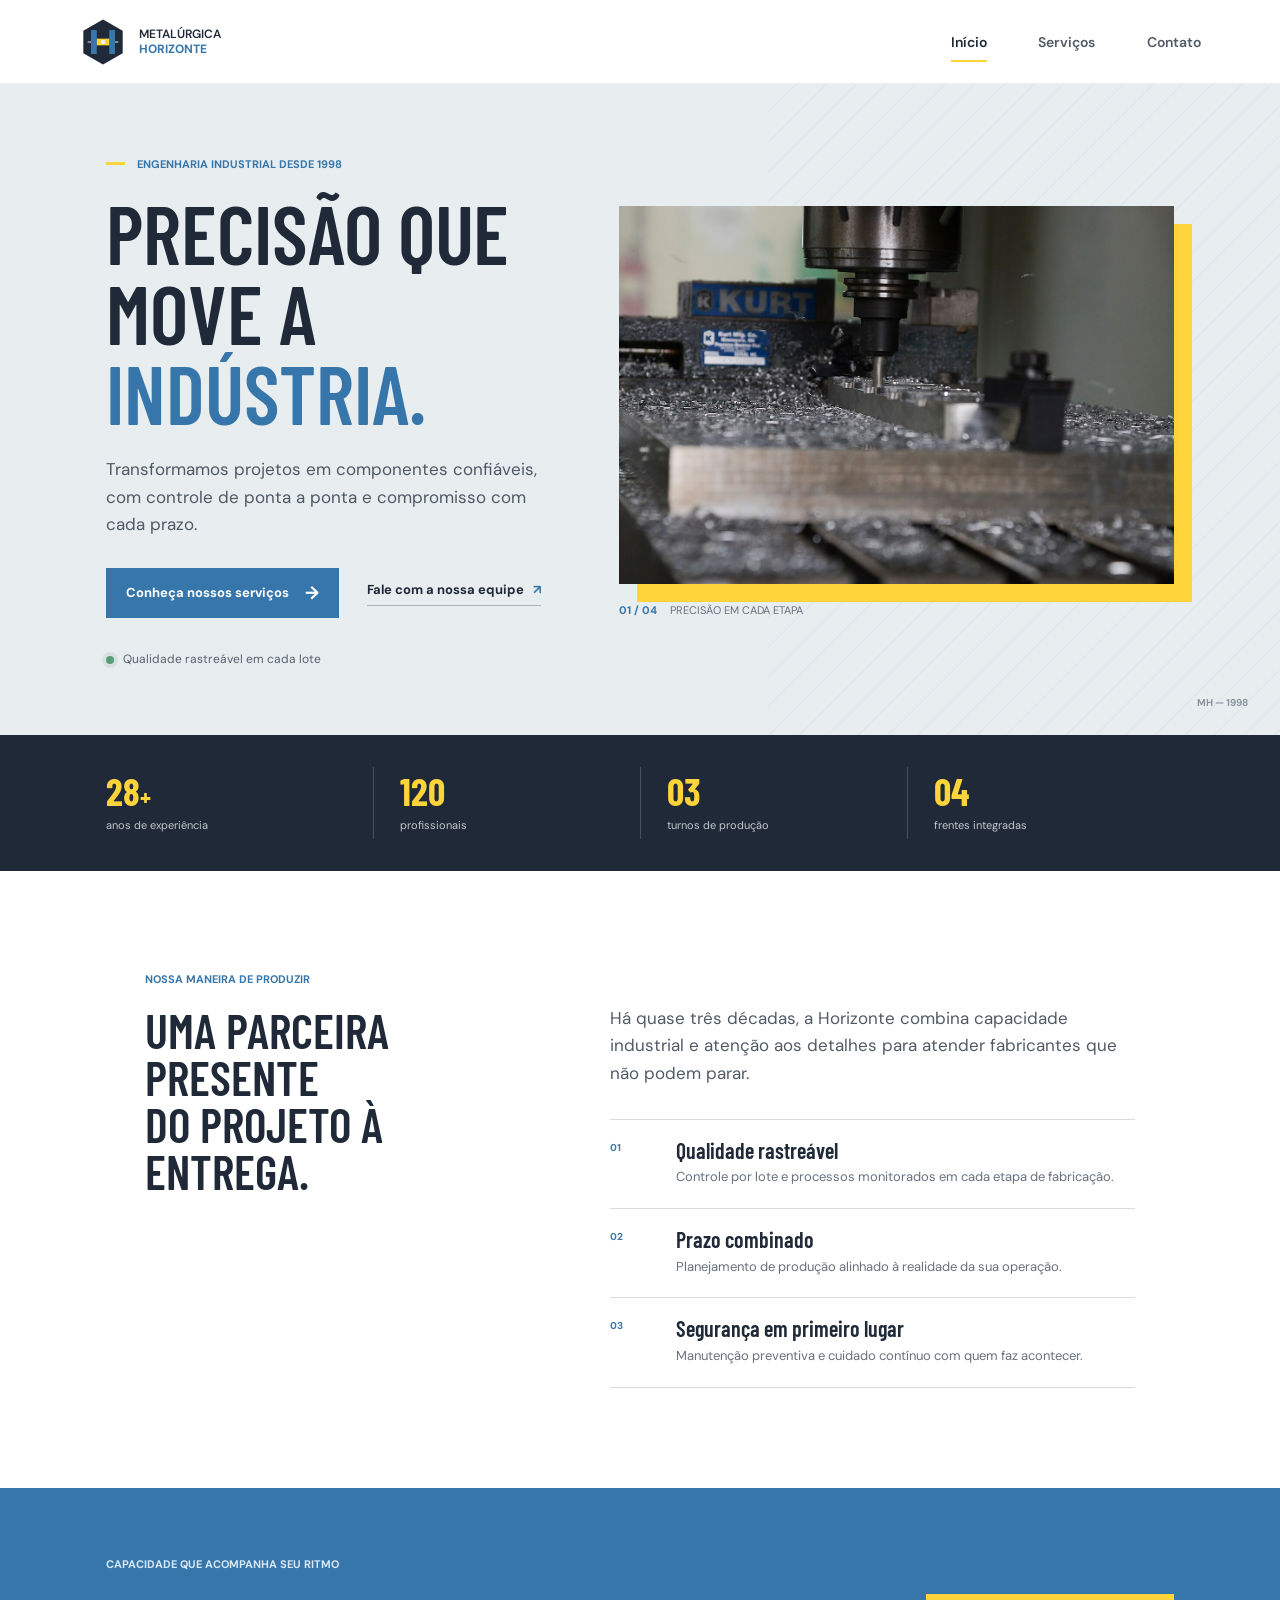
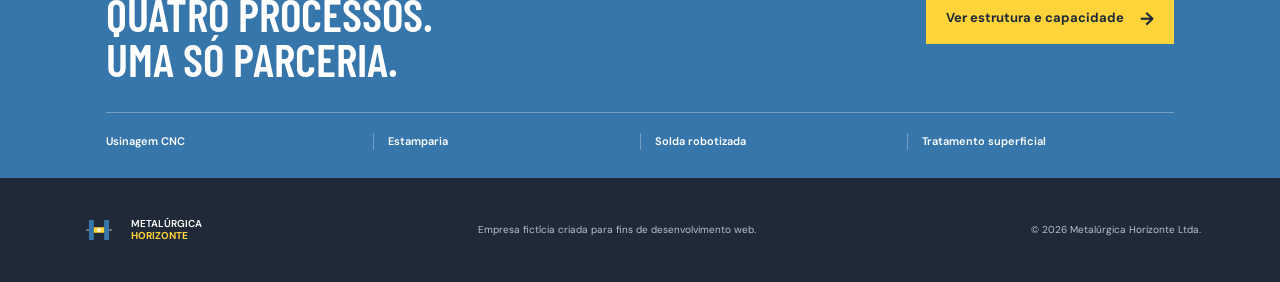
<file: index.html>
<!doctype html>
<html lang="pt-BR">
<head>
  <meta charset="utf-8">
  <meta name="viewport" content="width=device-width, initial-scale=1">
  <meta name="description" content="Usinagem CNC, estamparia, solda robotizada e tratamento superficial com qualidade rastreável desde 1998.">
  <title>Metalúrgica Horizonte | Precisão que move a indústria</title>
  <link rel="stylesheet" href="css/styles.css">
</head>
<body>
  <header class="site-header">
    <a class="brand" href="index.html" aria-label="Metalúrgica Horizonte, página inicial">
      <img class="brand__logo" src="img/logo.svg" alt="Logo da Metalúrgica Horizonte" width="48" height="48">
      <span class="brand__name">METALÚRGICA <strong class="brand__highlight">HORIZONTE</strong></span>
    </a>
    <nav class="site-nav" aria-label="Navegação principal">
      <a class="site-nav__link site-nav__link--current" href="index.html" aria-current="page">Início</a>
      <a class="site-nav__link" href="servicos.html">Serviços</a>
      <a class="site-nav__link" href="contato.html">Contato</a>
    </nav>
  </header>

  <main>
    <section class="hero">
      <div class="hero__copy">
        <p class="eyebrow"><span class="eyebrow__mark"></span> Engenharia industrial desde 1998</p>
        <h1 class="hero__title">Precisão que move a <em class="hero__highlight">indústria.</em></h1>
        <p class="hero__intro">Transformamos projetos em componentes confiáveis, com controle de ponta a ponta e compromisso com cada prazo.</p>
        <div class="hero__actions">
          <a class="button button--primary" href="servicos.html">Conheça nossos serviços <span class="button__icon" aria-hidden="true">→</span></a>
          <a class="text-link" href="contato.html">Fale com a nossa equipe <span class="text-link__icon" aria-hidden="true">↗</span></a>
        </div>
        <p class="hero__note"><span class="hero__status-dot"></span> Qualidade rastreável em cada lote</p>
      </div>
      <figure class="hero__visual">
        <img class="hero__image" src="img/usinagem.jpg" alt="Centro de usinagem CNC trabalhando uma peça metálica" width="760" height="600">
        <figcaption class="hero__caption"><span class="hero__caption-index">01 / 04</span> Precisão em cada etapa</figcaption>
      </figure>
      <div class="hero__index" aria-hidden="true">MH — 1998</div>
    </section>

    <section class="metrics" aria-label="Números da empresa">
      <div class="metrics__item"><strong class="metrics__value">28<span class="metrics__unit">+</span></strong><span class="metrics__label">anos de experiência</span></div>
      <div class="metrics__item"><strong class="metrics__value">120</strong><span class="metrics__label">profissionais</span></div>
      <div class="metrics__item"><strong class="metrics__value">03</strong><span class="metrics__label">turnos de produção</span></div>
      <div class="metrics__item"><strong class="metrics__value">04</strong><span class="metrics__label">frentes integradas</span></div>
    </section>

    <section class="about">
      <div class="about__heading">
        <p class="eyebrow">Nossa maneira de produzir</p>
        <h2 class="about__title">Uma parceira presente<br>do projeto à entrega.</h2>
      </div>
      <div class="about__content">
        <p class="about__lead">Há quase três décadas, a Horizonte combina capacidade industrial e atenção aos detalhes para atender fabricantes que não podem parar.</p>
        <div class="about__principles">
          <article class="about__principle">
            <span class="about__number">01</span>
            <div><h3 class="about__principle-title">Qualidade rastreável</h3><p class="about__principle-description">Controle por lote e processos monitorados em cada etapa de fabricação.</p></div>
          </article>
          <article class="about__principle">
            <span class="about__number">02</span>
            <div><h3 class="about__principle-title">Prazo combinado</h3><p class="about__principle-description">Planejamento de produção alinhado à realidade da sua operação.</p></div>
          </article>
          <article class="about__principle">
            <span class="about__number">03</span>
            <div><h3 class="about__principle-title">Segurança em primeiro lugar</h3><p class="about__principle-description">Manutenção preventiva e cuidado contínuo com quem faz acontecer.</p></div>
          </article>
        </div>
      </div>
    </section>

    <section class="service-promo">
      <div><p class="eyebrow eyebrow--light">Capacidade que acompanha seu ritmo</p><h2 class="service-promo__title">Quatro processos.<br>Uma só parceria.</h2></div>
          <a class="button button--light service-promo__button" href="servicos.html">Ver estrutura e capacidade <span class="button__icon" aria-hidden="true">→</span></a>
      <div class="service-promo__list" aria-label="Serviços industriais">
        <span class="service-promo__item">Usinagem CNC</span><span class="service-promo__item">Estamparia</span><span class="service-promo__item">Solda robotizada</span><span class="service-promo__item">Tratamento superficial</span>
      </div>
    </section>
  </main>

  <footer class="site-footer">
    <a class="brand brand--footer" href="index.html">
      <img class="brand__logo" src="img/logo.svg" alt="" width="40" height="40">
      <span class="brand__name">METALÚRGICA <strong class="brand__highlight brand__highlight--footer">HORIZONTE</strong></span>
    </a>
    <p class="site-footer__disclaimer">Empresa fictícia criada para fins de desenvolvimento web.</p>
    <span class="site-footer__copyright">© 2026 Metalúrgica Horizonte Ltda.</span>
  </footer>
</body>
</html>
</file>
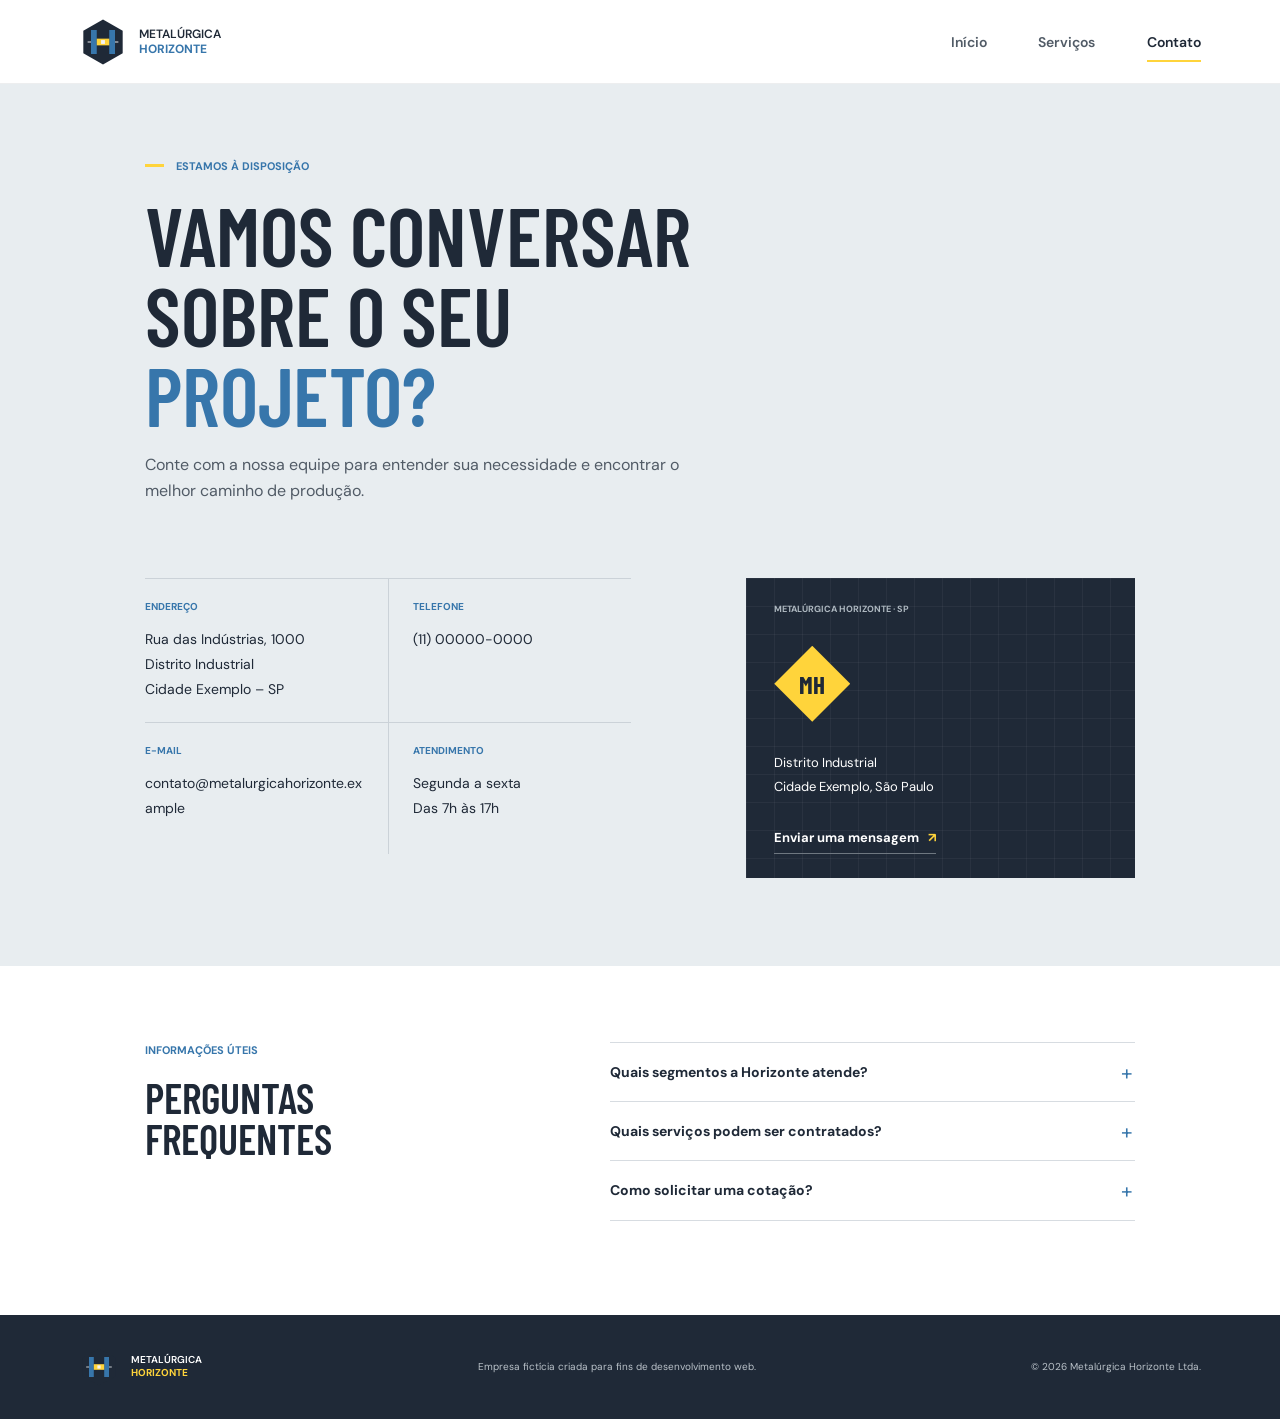
<file: contato.html>
<!doctype html>
<html lang="pt-BR">
<head>
  <meta charset="utf-8">
  <meta name="viewport" content="width=device-width, initial-scale=1">
  <meta name="description" content="Entre em contato com a Metalúrgica Horizonte. Consulte endereço, telefone, e-mail e horário de atendimento.">
  <title>Contato | Metalúrgica Horizonte</title>
  <link rel="stylesheet" href="css/styles.css">
</head>
<body>
  <header class="site-header">
    <a class="brand" href="index.html" aria-label="Metalúrgica Horizonte, página inicial">
      <img class="brand__logo" src="img/logo.svg" alt="Logo da Metalúrgica Horizonte" width="48" height="48">
      <span class="brand__name">METALÚRGICA <strong class="brand__highlight">HORIZONTE</strong></span>
    </a>
    <nav class="site-nav" aria-label="Navegação principal">
      <a class="site-nav__link" href="index.html">Início</a>
      <a class="site-nav__link" href="servicos.html">Serviços</a>
      <a class="site-nav__link site-nav__link--current" href="contato.html" aria-current="page">Contato</a>
    </nav>
  </header>

  <main>
    <section class="page-intro page-intro--contact">
      <p class="eyebrow"><span class="eyebrow__mark"></span> Estamos à disposição</p>
      <h1 class="page-intro__title">Vamos conversar<br>sobre o seu <em class="page-intro__highlight">projeto?</em></h1>
      <p class="page-intro__description">Conte com a nossa equipe para entender sua necessidade e encontrar o melhor caminho de produção.</p>
    </section>

    <section class="contact">
      <div class="contact__details">
        <article class="contact__item"><span class="contact__label">Endereço</span><address class="contact__value">Rua das Indústrias, 1000<br>Distrito Industrial<br>Cidade Exemplo – SP</address></article>
        <article class="contact__item"><span class="contact__label">Telefone</span><a class="contact__value" href="tel:+5511000000000">(11) 00000-0000</a></article>
        <article class="contact__item"><span class="contact__label">E-mail</span><a class="contact__value" href="mailto:contato@metalurgicahorizonte.example">contato@metalurgicahorizonte.example</a></article>
        <article class="contact__item"><span class="contact__label">Atendimento</span><p class="contact__value">Segunda a sexta<br>Das 7h às 17h</p></article>
      </div>
      <aside class="location-card">
        <span class="location-card__index">METALÚRGICA HORIZONTE · SP</span>
        <div class="location-card__mark" aria-hidden="true"><span>MH</span><i class="location-card__detail"></i></div>
        <p class="location-card__address">Distrito Industrial<br>Cidade Exemplo, São Paulo</p>
        <a class="text-link text-link--light" href="mailto:contato@metalurgicahorizonte.example">Enviar uma mensagem <span class="text-link__icon text-link__icon--light" aria-hidden="true">↗</span></a>
      </aside>
    </section>

    <section class="faq">
      <div class="faq__heading"><p class="eyebrow">Informações úteis</p><h2 class="faq__title">Perguntas frequentes</h2></div>
      <div class="faq__list">
        <details class="faq__item"><summary class="faq__question">Quais segmentos a Horizonte atende?</summary><p class="faq__answer">Atendemos os mercados automotivo e agrícola, além de fabricantes de máquinas.</p></details>
        <details class="faq__item"><summary class="faq__question">Quais serviços podem ser contratados?</summary><p class="faq__answer">Usinagem CNC, estamparia, solda robotizada MIG/MAG, pintura eletrostática a pó e zincagem.</p></details>
        <details class="faq__item"><summary class="faq__question">Como solicitar uma cotação?</summary><p class="faq__answer">Envie os detalhes do projeto para <a class="faq__link" href="mailto:contato@metalurgicahorizonte.example">contato@metalurgicahorizonte.example</a> ou ligue para (11) 00000-0000, de segunda a sexta, das 7h às 17h.</p></details>
      </div>
    </section>
  </main>

  <footer class="site-footer">
    <a class="brand brand--footer" href="index.html"><img class="brand__logo" src="img/logo.svg" alt="" width="40" height="40"><span class="brand__name">METALÚRGICA <strong class="brand__highlight brand__highlight--footer">HORIZONTE</strong></span></a>
    <p class="site-footer__disclaimer">Empresa fictícia criada para fins de desenvolvimento web.</p>
    <span class="site-footer__copyright">© 2026 Metalúrgica Horizonte Ltda.</span>
  </footer>
</body>
</html>
</file>
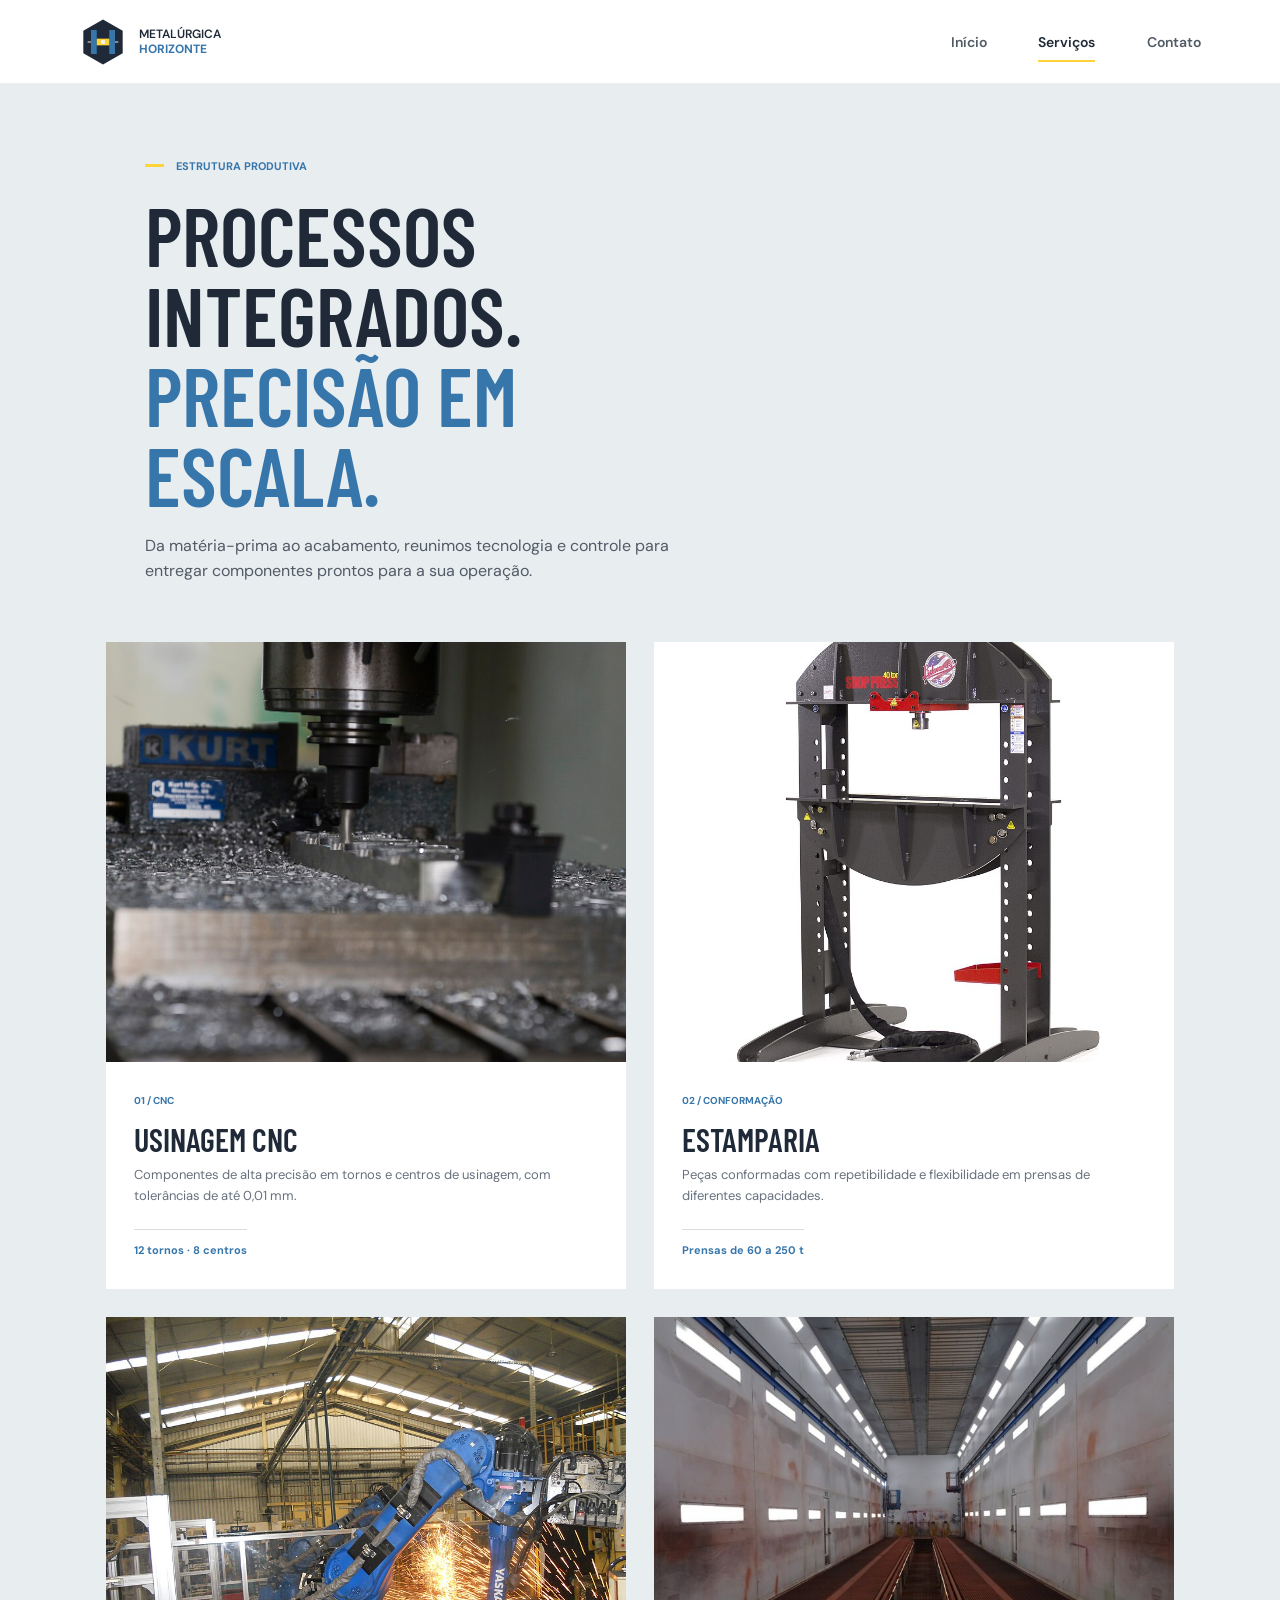
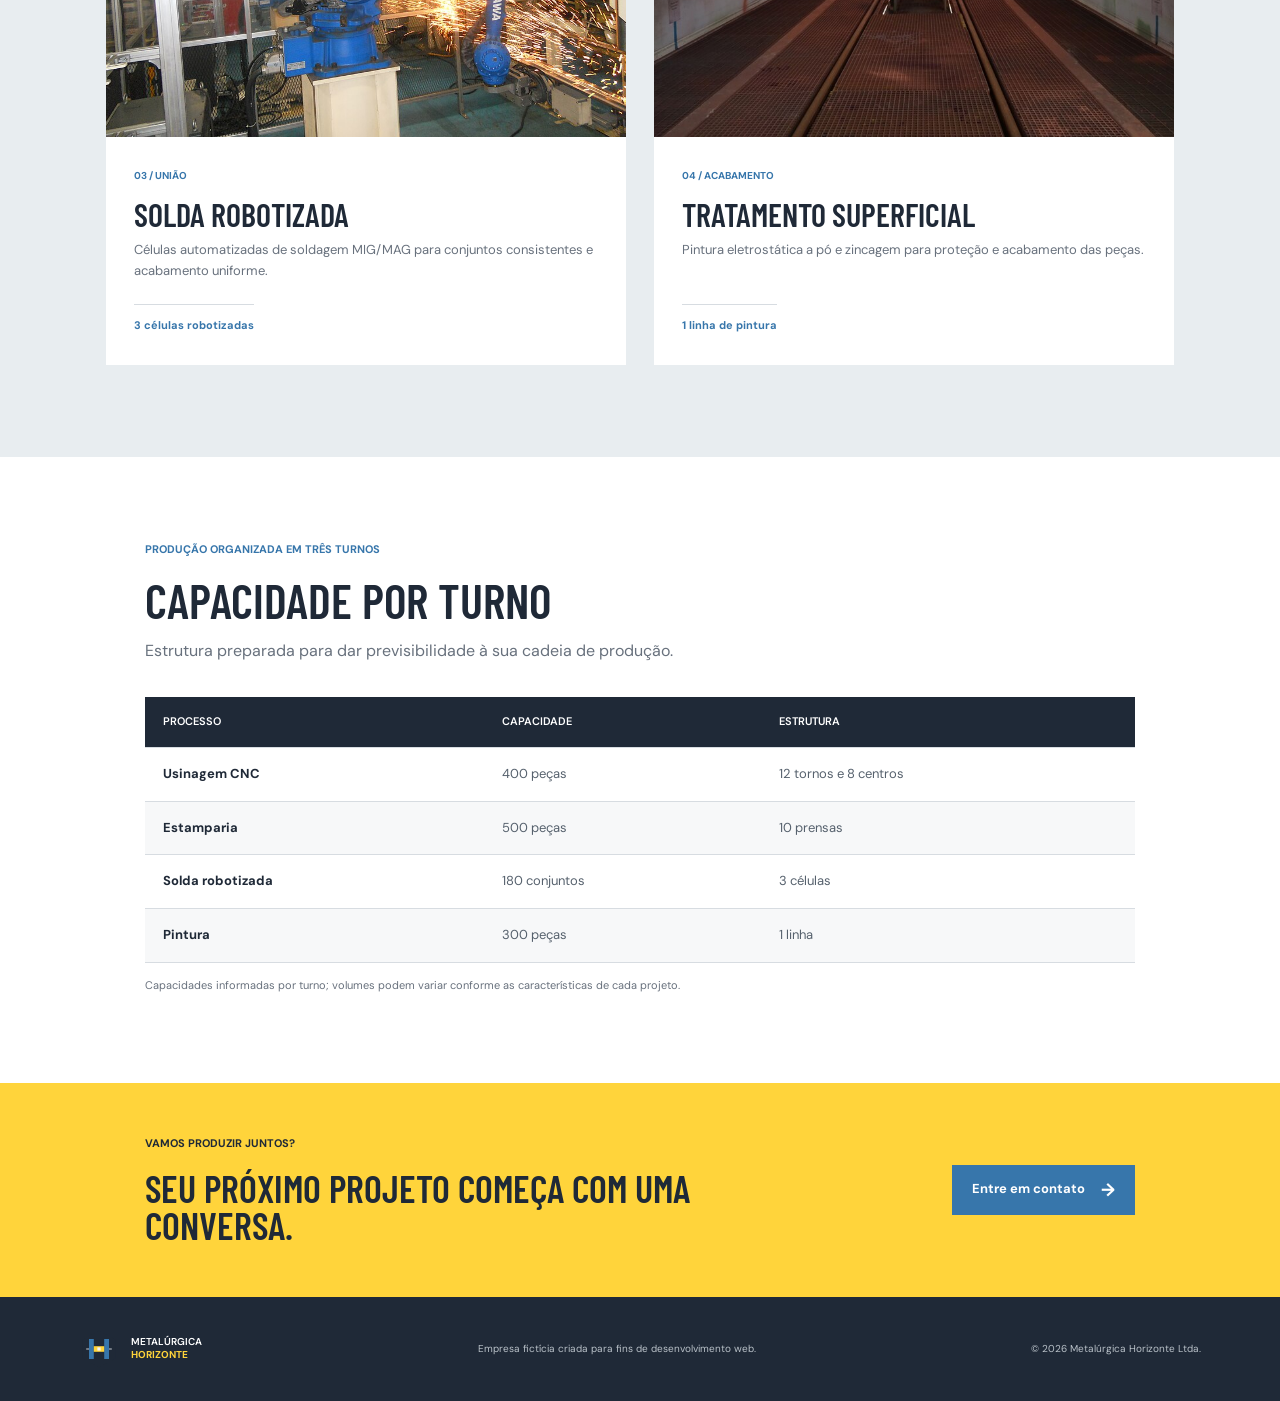
<file: servicos.html>
<!doctype html>
<html lang="pt-BR">
<head>
  <meta charset="utf-8">
  <meta name="viewport" content="width=device-width, initial-scale=1">
  <meta name="description" content="Conheça os serviços de usinagem CNC, estamparia, solda robotizada e tratamento superficial da Metalúrgica Horizonte.">
  <title>Serviços | Metalúrgica Horizonte</title>
  <link rel="stylesheet" href="css/styles.css">
</head>
<body>
  <header class="site-header">
    <a class="brand" href="index.html" aria-label="Metalúrgica Horizonte, página inicial">
      <img class="brand__logo" src="img/logo.svg" alt="Logo da Metalúrgica Horizonte" width="48" height="48">
      <span class="brand__name">METALÚRGICA <strong class="brand__highlight">HORIZONTE</strong></span>
    </a>
    <nav class="site-nav" aria-label="Navegação principal">
      <a class="site-nav__link" href="index.html">Início</a>
      <a class="site-nav__link site-nav__link--current" href="servicos.html" aria-current="page">Serviços</a>
      <a class="site-nav__link" href="contato.html">Contato</a>
    </nav>
  </header>

  <main>
    <section class="page-intro">
      <p class="eyebrow"><span class="eyebrow__mark"></span> Estrutura produtiva</p>
      <h1 class="page-intro__title">Processos integrados.<br><em class="page-intro__highlight">Precisão em escala.</em></h1>
      <p class="page-intro__description">Da matéria-prima ao acabamento, reunimos tecnologia e controle para entregar componentes prontos para a sua operação.</p>
    </section>

    <section class="services-grid" aria-label="Serviços industriais">
      <article class="service-card">
        <img class="service-card__image" src="img/usinagem.jpg" alt="Centro de usinagem CNC trabalhando uma peça metálica" width="640" height="420">
        <div class="service-card__body"><span class="service-card__code">01 / CNC</span><h2 class="service-card__title">Usinagem CNC</h2><p class="service-card__description">Componentes de alta precisão em tornos e centros de usinagem, com tolerâncias de até 0,01 mm.</p><span class="service-card__capacity">12 tornos · 8 centros</span></div>
      </article>
      <article class="service-card">
        <img class="service-card__image" src="img/estamparia.jpg" alt="Prensa hidráulica industrial utilizada na conformação de peças metálicas" width="640" height="420">
        <div class="service-card__body"><span class="service-card__code">02 / CONFORMAÇÃO</span><h2 class="service-card__title">Estamparia</h2><p class="service-card__description">Peças conformadas com repetibilidade e flexibilidade em prensas de diferentes capacidades.</p><span class="service-card__capacity">Prensas de 60 a 250 t</span></div>
      </article>
      <article class="service-card">
        <img class="service-card__image" src="img/solda.jpg" alt="Braço robótico realizando soldagem industrial com faíscas" width="640" height="420">
        <div class="service-card__body"><span class="service-card__code">03 / UNIÃO</span><h2 class="service-card__title">Solda robotizada</h2><p class="service-card__description">Células automatizadas de soldagem MIG/MAG para conjuntos consistentes e acabamento uniforme.</p><span class="service-card__capacity">3 células robotizadas</span></div>
      </article>
      <article class="service-card">
        <img class="service-card__image" src="img/pintura.jpg" alt="Cabine de pintura industrial preparada para acabamento de peças" width="640" height="420">
        <div class="service-card__body"><span class="service-card__code">04 / ACABAMENTO</span><h2 class="service-card__title">Tratamento superficial</h2><p class="service-card__description">Pintura eletrostática a pó e zincagem para proteção e acabamento das peças.</p><span class="service-card__capacity">1 linha de pintura</span></div>
      </article>
    </section>

    <section class="capacity">
      <div class="capacity__heading"><p class="eyebrow">Produção organizada em três turnos</p><h2 class="capacity__title">Capacidade por turno</h2><p class="capacity__description">Estrutura preparada para dar previsibilidade à sua cadeia de produção.</p></div>
      <div class="capacity__table-wrap">
        <table class="capacity__table">
          <thead class="capacity__table-head"><tr><th class="capacity__column-heading" scope="col">Processo</th><th class="capacity__column-heading" scope="col">Capacidade</th><th class="capacity__column-heading" scope="col">Estrutura</th></tr></thead>
          <tbody>
            <tr class="capacity__row"><th class="capacity__row-heading" scope="row">Usinagem CNC</th><td class="capacity__cell">400 peças</td><td class="capacity__cell">12 tornos e 8 centros</td></tr>
            <tr class="capacity__row"><th class="capacity__row-heading" scope="row">Estamparia</th><td class="capacity__cell">500 peças</td><td class="capacity__cell">10 prensas</td></tr>
            <tr class="capacity__row"><th class="capacity__row-heading" scope="row">Solda robotizada</th><td class="capacity__cell">180 conjuntos</td><td class="capacity__cell">3 células</td></tr>
            <tr class="capacity__row"><th class="capacity__row-heading" scope="row">Pintura</th><td class="capacity__cell">300 peças</td><td class="capacity__cell">1 linha</td></tr>
          </tbody>
        </table>
      </div>
      <p class="capacity__note">Capacidades informadas por turno; volumes podem variar conforme as características de cada projeto.</p>
    </section>

    <section class="contact-promo"><div><p class="eyebrow eyebrow--dark">Vamos produzir juntos?</p><h2 class="contact-promo__title">Seu próximo projeto começa com uma conversa.</h2></div><a class="button button--primary" href="contato.html">Entre em contato <span class="button__icon" aria-hidden="true">→</span></a></section>
  </main>

  <footer class="site-footer">
    <a class="brand brand--footer" href="index.html"><img class="brand__logo" src="img/logo.svg" alt="" width="40" height="40"><span class="brand__name">METALÚRGICA <strong class="brand__highlight brand__highlight--footer">HORIZONTE</strong></span></a>
    <p class="site-footer__disclaimer">Empresa fictícia criada para fins de desenvolvimento web.</p>
    <span class="site-footer__copyright">© 2026 Metalúrgica Horizonte Ltda.</span>
  </footer>
</body>
</html>
</file>
<file: css/styles.css>
@import url('https://fonts.googleapis.com/css2?family=Barlow+Condensed:wght@500;600;700&family=DM+Sans:wght@400;500;600;700&display=swap');

:root {
  color-scheme: light;
  --blue: #3776ab;
  --yellow: #ffd43b;
  --ink: #1f2937;
  --paper: #f3f4f6;
  --white: #fff;
  --muted: #68717d;
  --line: #d7dce1;
  --display: 'Barlow Condensed', 'Arial Narrow', sans-serif;
  --body: 'DM Sans', sans-serif;
}

* { box-sizing: border-box; }

html { scroll-behavior: smooth; }

body {
  margin: 0;
  color: var(--ink);
  background: var(--paper);
  font-family: var(--body);
  font-size: 16px;
  line-height: 1.6;
}

a { color: inherit; }

.site-header {
  min-height: 84px;
  padding: 0 clamp(22px, 6.2vw, 104px);
  display: flex;
  justify-content: space-between;
  align-items: center;
  gap: 28px;
  background: var(--white);
  border-bottom: 1px solid rgba(31, 41, 55, .08);
}

.brand {
  display: inline-flex;
  align-items: center;
  gap: 12px;
  color: var(--ink);
  text-decoration: none;
  font-size: 12px;
  font-weight: 600;
  line-height: 1.25;
  letter-spacing: 0;
}

.brand__logo { flex: 0 0 auto; }
.brand__name { display: block; }
.brand__highlight { display: block; color: var(--blue); font-weight: 700; }

.site-nav { display: flex; align-items: center; gap: clamp(22px, 4vw, 56px); }

.site-nav__link {
  position: relative;
  padding: 30px 0 28px;
  color: #515b66;
  font-size: 14px;
  font-weight: 600;
  text-decoration: none;
}

.site-nav__link::after {
  position: absolute;
  right: 0;
  bottom: 20px;
  left: 0;
  height: 2px;
  background: var(--yellow);
  content: '';
  transform: scaleX(0);
  transform-origin: left;
  transition: transform .2s ease;
}

.site-nav__link:hover::after, .site-nav__link--current::after { transform: scaleX(1); }
.site-nav__link--current { color: var(--ink); }

.hero {
  position: relative;
  min-height: 610px;
  padding: 72px clamp(22px, 8.3vw, 136px) 66px;
  display: grid;
  grid-template-columns: minmax(320px, .88fr) minmax(400px, 1.12fr);
  align-items: center;
  gap: clamp(32px, 6vw, 90px);
  overflow: hidden;
  background: #e8edf0;
}

.hero::before {
  position: absolute;
  top: 0;
  right: 0;
  width: 40%;
  height: 100%;
  background: repeating-linear-gradient(135deg, transparent 0 19px, rgba(55, 118, 171, .045) 20px 21px);
  content: '';
  pointer-events: none;
}

.hero__copy, .hero__visual { position: relative; z-index: 1; }
.eyebrow { margin: 0 0 18px; color: var(--blue); font-size: 11px; font-weight: 700; text-transform: uppercase; letter-spacing: 0; }
.eyebrow__mark { display: inline-block; width: 19px; height: 3px; margin: 0 9px 3px 0; background: var(--yellow); }

h1, h2, h3, p, figure { margin-top: 0; }

h1, h2, h3 { font-family: var(--display); font-weight: 600; line-height: .98; letter-spacing: 0; }

.hero__title, .page-intro__title { max-width: 600px; margin-bottom: 24px; font-size: clamp(58px, 6.4vw, 86px); text-transform: uppercase; }
.hero__highlight, .page-intro__highlight { color: var(--blue); font-style: normal; }
.hero__intro { max-width: 440px; margin-bottom: 30px; color: #4e5964; font-size: 17px; }
.hero__actions { display: flex; align-items: center; flex-wrap: wrap; gap: 20px 28px; }
.button { min-height: 50px; padding: 0 20px; display: inline-flex; align-items: center; justify-content: center; gap: 16px; font-size: 13px; font-weight: 700; text-decoration: none; transition: background .2s, color .2s, transform .2s; }
.button:hover { transform: translateY(-2px); }
.button--primary { color: var(--white); background: var(--blue); }
.button--primary:hover { background: var(--ink); }
.button__icon { font-size: 18px; line-height: 1; }
.text-link { color: var(--ink); font-size: 13px; font-weight: 700; text-decoration: none; border-bottom: 1px solid #aab3bb; padding-bottom: 4px; }
.text-link__icon { margin-left: 6px; color: var(--blue); }
.text-link--light { color: var(--white); border-color: #6e7780; }
.text-link__icon--light { color: var(--yellow); }
.hero__note { margin: 32px 0 0; display: flex; align-items: center; gap: 9px; color: #56616d; font-size: 12px; }
.hero__status-dot { width: 8px; height: 8px; border-radius: 50%; background: #589c78; box-shadow: 0 0 0 4px rgba(88, 156, 120, .13); }

.hero__visual { width: 100%; margin: 0; }
.hero__image { display: block; width: 100%; height: auto; box-shadow: 18px 18px 0 var(--yellow); }
.hero__caption { padding-top: 18px; display: flex; gap: 13px; color: #68717d; font-size: 11px; text-transform: uppercase; }
.hero__caption-index { color: var(--blue); font-weight: 700; }
.hero__index { position: absolute; right: 32px; bottom: 24px; color: #89939c; font-size: 10px; font-weight: 700; letter-spacing: 0; }

.metrics { padding: 32px clamp(22px, 8.3vw, 136px); display: grid; grid-template-columns: repeat(4, 1fr); background: var(--ink); color: var(--white); }
.metrics__item { min-height: 72px; padding: 0 26px; display: flex; flex-direction: column; justify-content: center; border-left: 1px solid rgba(255,255,255,.19); }
.metrics__item:first-child { padding-left: 0; border-left: 0; }
.metrics__value { color: var(--yellow); font-family: var(--display); font-size: 38px; line-height: 1; }
.metrics__unit { font-size: 25px; }
.metrics__label { margin-top: 7px; color: #c1c8ce; font-size: 11px; }

.about { padding: 100px clamp(22px, 11.3vw, 184px); display: grid; grid-template-columns: .8fr 1.2fr; gap: clamp(35px, 9vw, 140px); background: var(--white); }
.about__title, .capacity__title, .faq__title { margin-bottom: 0; font-size: 48px; text-transform: uppercase; }
.about__content { padding-top: 34px; }
.about__lead { max-width: 590px; margin-bottom: 32px; color: #515b66; font-size: 17px; }
.about__principles { border-top: 1px solid var(--line); }
.about__principle { padding: 20px 0; display: grid; grid-template-columns: 52px 1fr; gap: 14px; border-bottom: 1px solid var(--line); }
.about__number, .service-card__code { color: var(--blue); font-size: 10px; font-weight: 700; }
.about__principle-title { margin-bottom: 6px; font-size: 22px; }
.about__principle-description { margin: 0; color: var(--muted); font-size: 13px; }

.service-promo { position: relative; padding: 68px clamp(22px, 8.3vw, 136px) 28px; display: grid; grid-template-columns: 1fr auto; align-items: center; gap: 30px; color: var(--white); background: var(--blue); }
.eyebrow--light { color: #d8e9f7; }
.eyebrow--dark { color: var(--ink); }
.service-promo__title { margin: 0; font-size: 46px; text-transform: uppercase; }
.button--light { color: var(--ink); background: var(--yellow); }
.button--light:hover { color: var(--white); background: var(--ink); }
.service-promo__list { grid-column: 1 / -1; padding-top: 20px; display: grid; grid-template-columns: repeat(4, 1fr); border-top: 1px solid rgba(255,255,255,.3); }
.service-promo__item { padding: 0 14px; font-size: 11px; font-weight: 600; border-left: 1px solid rgba(255,255,255,.3); }
.service-promo__item:first-child { padding-left: 0; border-left: 0; }

.page-intro { padding: 74px clamp(22px, 11.3vw, 184px) 58px; background: #e8edf0; }
.page-intro__title { margin-bottom: 18px; }
.page-intro__description { max-width: 580px; margin-bottom: 0; color: #515b66; font-size: 16px; }
.services-grid { padding: 0 clamp(22px, 8.3vw, 136px) 92px; display: grid; grid-template-columns: repeat(2, minmax(0, 1fr)); gap: 28px; background: #e8edf0; }
.service-card { background: var(--white); }
.service-card__image { display: block; width: 100%; aspect-ratio: 1.52; object-fit: cover; background: #dfe6ea; }
.service-card__body { padding: 24px 28px 28px; }
.service-card__title { margin: 12px 0 10px; font-size: 32px; text-transform: uppercase; }
.service-card__description { max-width: 500px; min-height: 48px; margin-bottom: 16px; color: var(--muted); font-size: 13px; }
.service-card__capacity { display: inline-block; padding-top: 12px; color: var(--blue); border-top: 1px solid var(--line); font-size: 11px; font-weight: 700; }

.capacity { padding: 84px clamp(22px, 11.3vw, 184px) 88px; background: var(--white); }
.capacity__heading { margin-bottom: 34px; }
.capacity__title { margin-bottom: 14px; }
.capacity__description { margin-bottom: 0; color: var(--muted); }
.capacity__table-wrap { overflow-x: auto; }
.capacity__table { width: 100%; border-collapse: collapse; text-align: left; }
.capacity__table-head { color: var(--white); background: var(--ink); }
.capacity__column-heading, .capacity__row-heading, .capacity__cell { padding: 16px 18px; border-bottom: 1px solid var(--line); font-size: 13px; }
.capacity__column-heading { font-size: 11px; font-weight: 600; text-transform: uppercase; }
.capacity__row-heading { font-weight: 700; }
.capacity__cell { color: #56616d; }
.capacity__row:nth-child(even) { background: #f7f8f9; }
.capacity__note { margin: 14px 0 0; color: var(--muted); font-size: 11px; }

.contact-promo { padding: 52px clamp(22px, 11.3vw, 184px); display: flex; align-items: center; justify-content: space-between; gap: 32px; background: var(--yellow); }
.contact-promo__title { max-width: 600px; margin: 0; font-size: 38px; text-transform: uppercase; }

.page-intro--contact { padding-bottom: 46px; }
.contact { padding: 28px clamp(22px, 11.3vw, 184px) 88px; display: grid; grid-template-columns: 1fr .8fr; gap: clamp(38px, 9vw, 140px); background: #e8edf0; }
.contact__details { display: grid; grid-template-columns: 1fr 1fr; align-content: start; }
.contact__item { min-height: 132px; padding: 20px 22px 20px 0; border-top: 1px solid #cbd2d8; }
.contact__item:nth-child(even) { padding-left: 24px; border-left: 1px solid #cbd2d8; }
.contact__label { display: block; margin-bottom: 12px; color: var(--blue); font-size: 10px; font-weight: 700; text-transform: uppercase; }
.contact__value { display: block; margin: 0; color: var(--ink); font-size: 14px; font-style: normal; line-height: 1.8; text-decoration: none; overflow-wrap: anywhere; }
a.contact__value:hover { color: var(--blue); text-decoration: underline; }
.location-card { min-height: 300px; padding: 24px 28px; display: flex; flex-direction: column; align-items: flex-start; justify-content: space-between; color: var(--white); background-color: var(--ink); background-image: linear-gradient(rgba(255,255,255,.045) 1px, transparent 1px), linear-gradient(90deg, rgba(255,255,255,.045) 1px, transparent 1px); background-size: 28px 28px; }
.location-card__index { color: #aeb8c0; font-size: 9px; font-weight: 700; }
.location-card__mark { position: relative; width: 76px; height: 76px; display: grid; place-items: center; color: var(--ink); background: var(--yellow); clip-path: polygon(50% 0, 100% 50%, 50% 100%, 0 50%); font-family: var(--display); font-size: 25px; font-weight: 700; }
.location-card__detail { position: absolute; right: -9px; bottom: 8px; width: 20px; height: 3px; background: var(--blue); transform: rotate(-45deg); }
.location-card__address { margin: 0; font-size: 13px; line-height: 1.8; }

.faq { padding: 76px clamp(22px, 11.3vw, 184px) 94px; display: grid; grid-template-columns: .8fr 1.2fr; gap: clamp(35px, 9vw, 140px); background: var(--white); }
.faq__title { font-size: 42px; }
.faq__item { border-top: 1px solid var(--line); }
.faq__item:last-child { border-bottom: 1px solid var(--line); }
.faq__question { position: relative; padding: 18px 32px 18px 0; cursor: pointer; list-style: none; font-size: 14px; font-weight: 700; }
.faq__question::-webkit-details-marker { display: none; }
.faq__question::after { position: absolute; top: 14px; right: 2px; color: var(--blue); content: '+'; font-size: 21px; font-weight: 400; }
.faq__item[open] .faq__question::after { content: '−'; }
.faq__answer { max-width: 620px; margin: 0; padding: 0 24px 19px 0; color: var(--muted); font-size: 13px; }
.faq__link { color: var(--blue); }

.site-footer { min-height: 104px; padding: 22px clamp(22px, 6.2vw, 104px); display: flex; align-items: center; justify-content: space-between; gap: 24px; background: var(--ink); color: var(--white); }
.brand--footer { color: var(--white); font-size: 10px; }
.brand__highlight--footer { color: var(--yellow); }
.site-footer__disclaimer, .site-footer__copyright { margin: 0; color: #bac2c9; font-size: 10px; }

:focus-visible { outline: 3px solid var(--blue); outline-offset: 4px; }

@media (max-width: 850px) {
  .hero { grid-template-columns: 1fr 1fr; padding-right: 7vw; padding-left: 7vw; gap: 32px; }
  .hero__title, .page-intro__title { font-size: 64px; }
  .about, .capacity, .faq { padding-right: 7vw; padding-left: 7vw; }
  .about, .faq { gap: 38px; }
  .services-grid { padding-right: 7vw; padding-left: 7vw; }
  .contact { padding-right: 7vw; padding-left: 7vw; gap: 38px; }
  .contact-promo { padding-right: 7vw; padding-left: 7vw; }
  .site-footer { flex-wrap: wrap; }
}

@media (max-width: 620px) {
  .site-header { min-height: 74px; padding: 10px 20px; flex-wrap: wrap; gap: 4px 16px; }
  .brand { gap: 9px; font-size: 10px; }
  .brand__logo { width: 40px; height: 40px; }
  .site-nav { width: 100%; justify-content: space-between; gap: 16px; }
  .site-nav__link { padding: 9px 0 12px; font-size: 12px; }
  .site-nav__link::after { bottom: 6px; }
  .hero { min-height: 0; padding: 48px 22px 42px; grid-template-columns: 1fr; gap: 38px; }
  .hero__title, .page-intro__title { font-size: 58px; }
  .hero__intro { font-size: 15px; }
  .hero__visual { width: calc(100% - 12px); }
  .hero__index { right: 18px; bottom: 12px; }
  .metrics { padding: 22px; grid-template-columns: 1fr 1fr; row-gap: 22px; }
  .metrics__item { min-height: 62px; padding-left: 16px; }
  .metrics__item:nth-child(odd) { padding-left: 0; border-left: 0; }
  .metrics__value { font-size: 32px; }
  .about { padding: 65px 22px; }
  .about__title, .capacity__title { font-size: 40px; }
  .about__content { padding-top: 0; }
  .about__lead { font-size: 15px; }
  .service-promo { padding: 48px 22px 25px; grid-template-columns: 1fr; gap: 24px; }
  .service-promo__title { font-size: 40px; }
  .service-promo__button { justify-self: start; }
  .service-promo__list { grid-template-columns: 1fr 1fr; row-gap: 15px; }
  .service-promo__item:nth-child(odd) { padding-left: 0; border-left: 0; }
  .page-intro { padding: 50px 22px 38px; }
  .services-grid { padding: 0 22px 62px; grid-template-columns: 1fr; gap: 20px; }
  .service-card__body { padding: 21px 22px 24px; }
  .service-card__description { min-height: 0; }
  .capacity { padding: 60px 22px 66px; }
  .capacity__heading { margin-bottom: 24px; }
  .capacity__column-heading, .capacity__row-heading, .capacity__cell { padding: 13px 11px; font-size: 12px; }
  .contact-promo { padding: 38px 22px; align-items: flex-start; flex-direction: column; gap: 22px; }
  .contact-promo__title { font-size: 33px; }
  .page-intro--contact { padding-bottom: 32px; }
  .contact { padding: 12px 22px 62px; grid-template-columns: 1fr; gap: 24px; }
  .contact__item { min-height: 120px; padding-right: 12px; }
  .contact__item:nth-child(even) { padding-left: 14px; }
  .location-card { min-height: 260px; }
  .faq { padding: 58px 22px 68px; grid-template-columns: 1fr; gap: 18px; }
  .faq__title { font-size: 38px; }
  .site-footer { padding: 22px; align-items: flex-start; flex-direction: column; gap: 14px; }
}

@media (prefers-reduced-motion: reduce) {
  *, *::before, *::after { scroll-behavior: auto !important; transition-duration: .01ms !important; }
}
</file>
